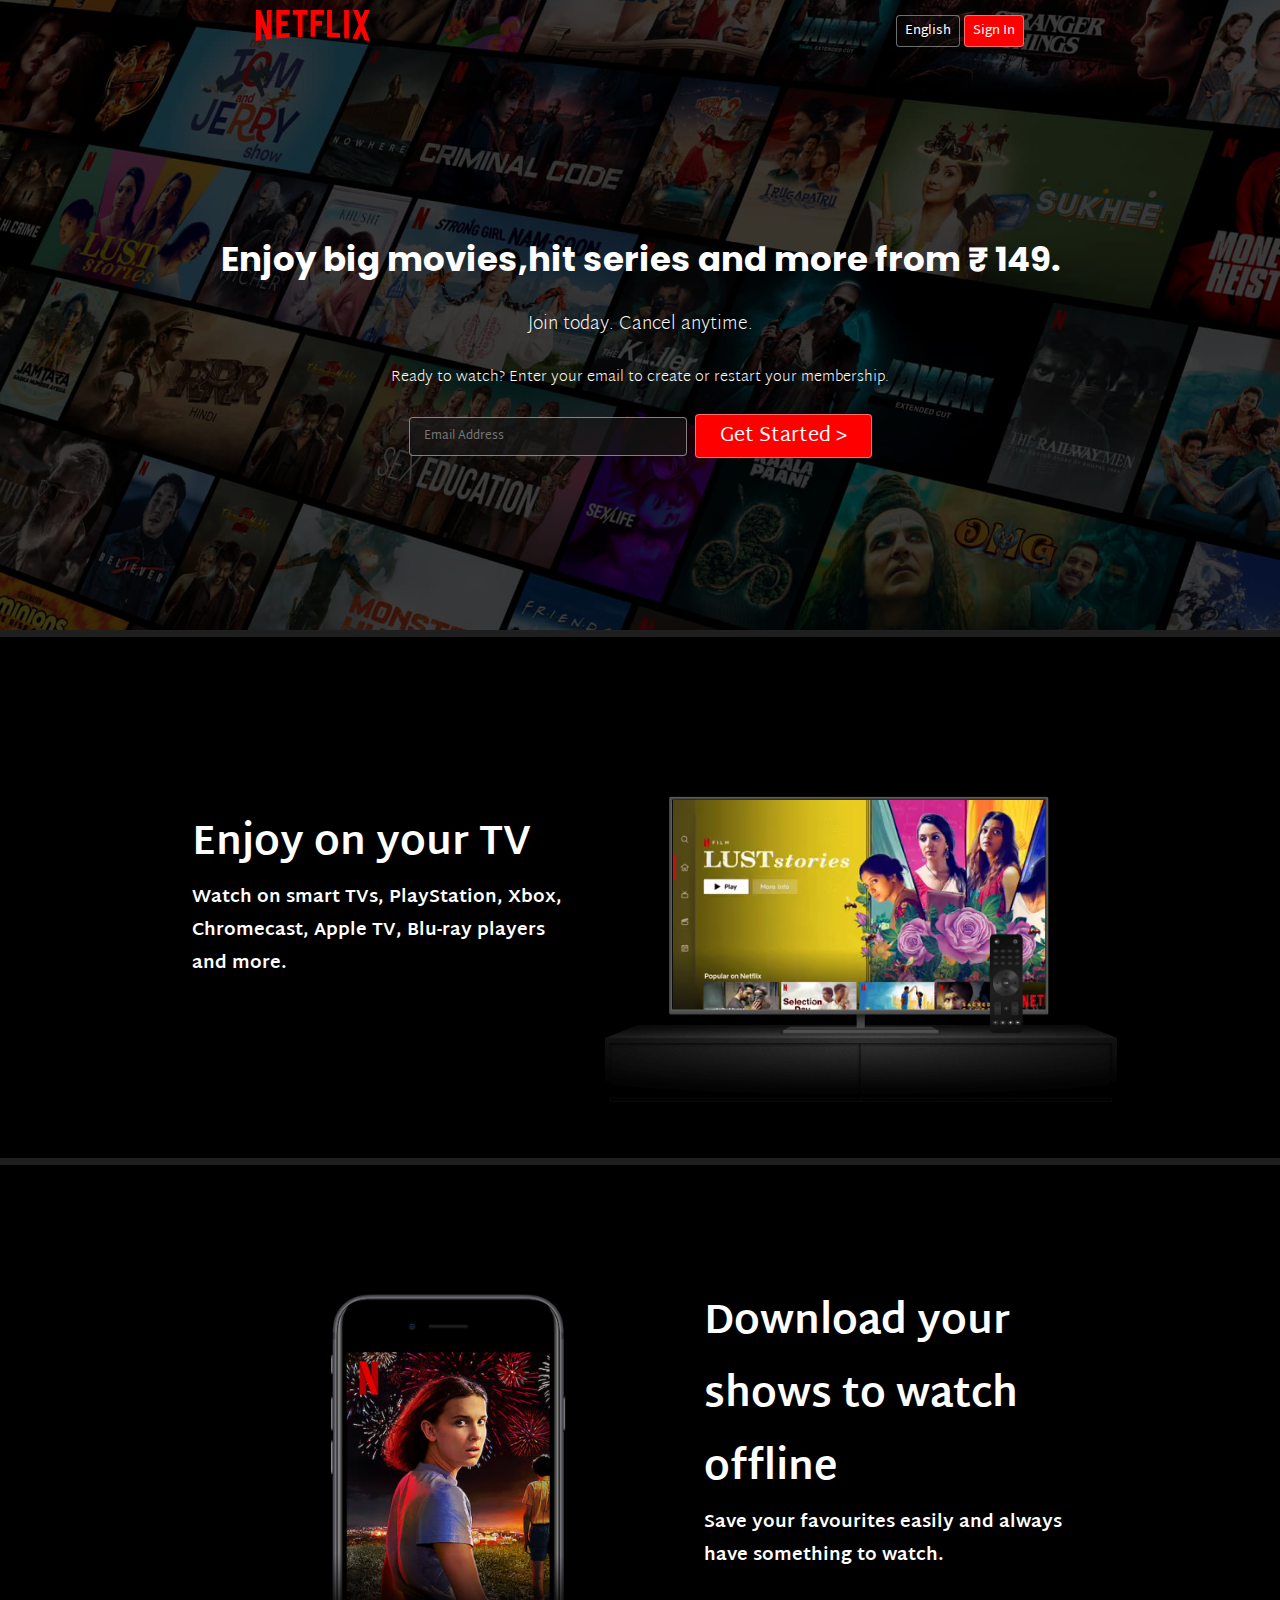
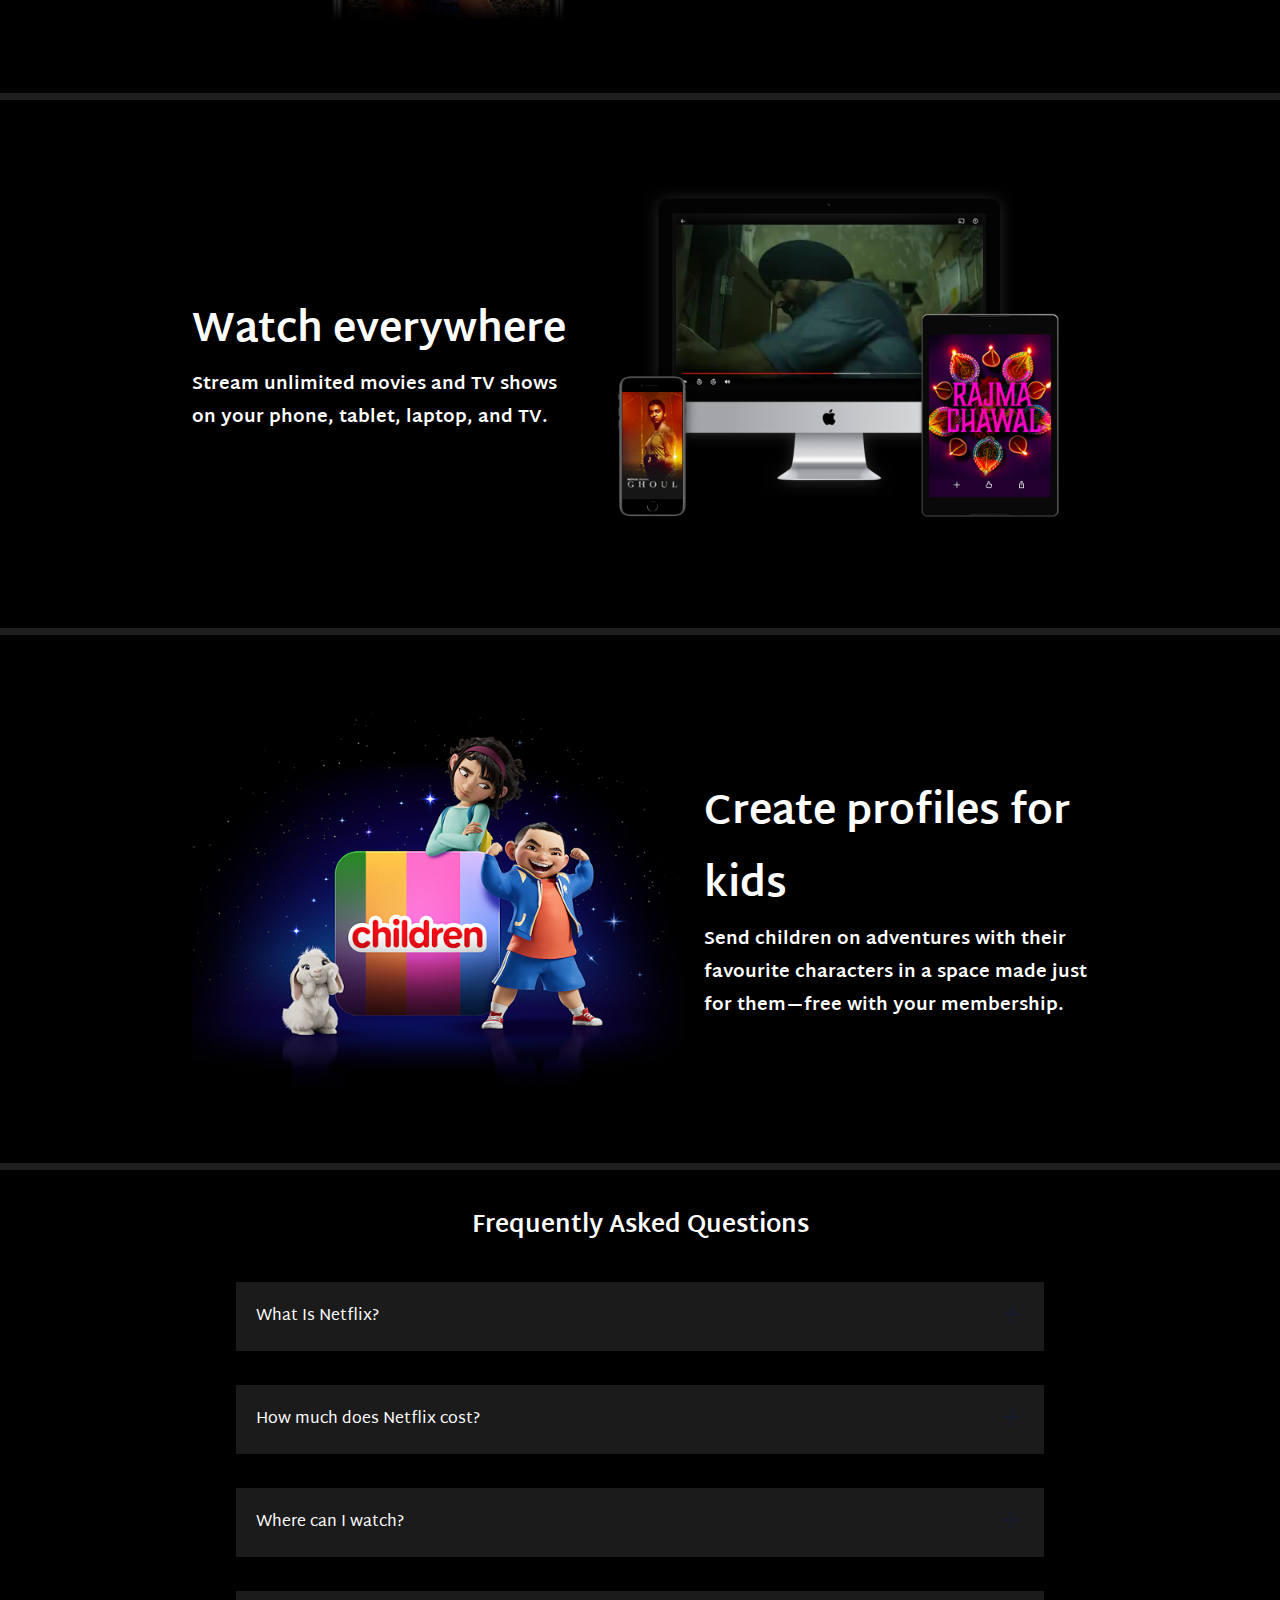
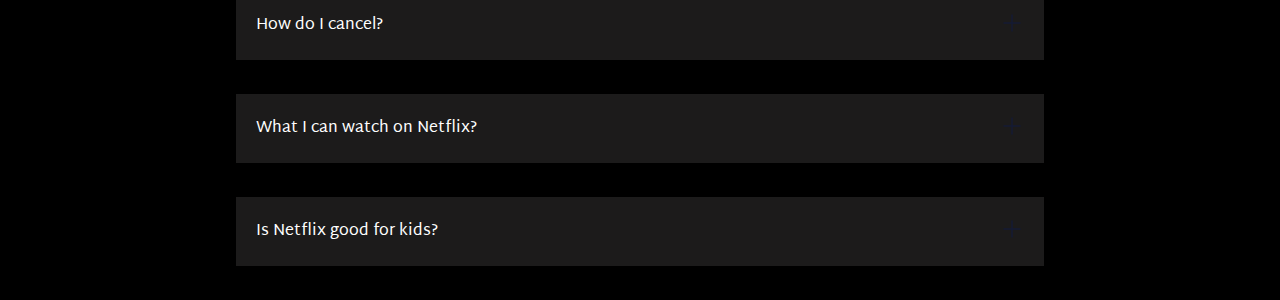
<file: netflixClone/index.html>
<!DOCTYPE html>
<html lang="en">
<head>
    <meta charset="UTF-8">
    <meta name="viewport" content="width=device-width, initial-scale=1.0">

<!-- Logo -->
<link rel="icon" href="assets/favicon.ico">
<title>Netflix India – Watch TV Shows Online, Watch Movies Online </title>


    <link rel="stylesheet" href="styles.css">
    
</head>
<body>
    <div class="main">
        <nav>
          <span><img width="53" src="assets/logo.svg" alt=""></span>
          <div>
              <button class="btn">English</button>
              <button class="btn btn-red-sm">Sign In</button>
          </div>
        </nav>
        <div class="box"> 
        
        </div>
          <div class="hero">
             <span>Enjoy big movies,hit series and more from  ₹ 149.</span>
             <span>Join today. Cancel anytime.</span>
             <span>Ready to watch? Enter your email to create or restart your membership.</span>
             <div class="hero-buttons">
                <input type="text"placeholder="Email Address">
                <button class="btn btn-red">Get Started &gt;</button>
             </div>
          </div> 
          <div class="separation">
          </div>
       
    </div>
        <section class="first">
            <div>
               <span>Enjoy on your TV</span> 
               <span>Watch on smart TVs, PlayStation, Xbox, Chromecast, Apple TV, Blu-ray players and more.</span> 
            </div>

            <div class="secImg">
                <img src="assets/tv.png" alt="">
                <video src="assets/video-tv-in-0819.m4v"autoplay loop muted></video>
            </div>
        </section>
        <div class="separation">
        </div>
    
    </div>
    <section class="first-second">
        
        <div class="secImg2">
            <img src="assets/mobile-0819.jpg" alt="">
        </div>
        <div>
           <span>Download your shows to watch offline</span> 
           <span>Save your favourites easily and always have something to watch.</span> 
        </div>

    </section>
    <div class="separation">
    </div>

</div>
<section class="first-third">
    <div>
       <span>Watch everywhere</span> 
       <span>Stream unlimited movies and TV shows on your phone, tablet, laptop, and TV.</span> 
    </div>

    <div class="secImg3">
        <img src="assets/device-pile-in.png" alt="">
        <video src="assets/video-devices-in.m4v"autoplay loop muted></video>
    </div>
</section>
<div class="separation">
</div>

</div>
<section class="first-forth">
    
    <div class="secImg4">
        <img src="assets/AAAABVr8nYuAg0xDpXDv0VI9HUoH7r2aGp4TKRCsKNQrMwxzTtr-NlwOHeS8bCI2oeZddmu3nMYr3j9MjYhHyjBASb1FaOGYZNYvPBCL.png" alt="">
    </div>
    <div>
       <span>Create profiles for kids</span> 
       <span>Send children on adventures with their favourite characters in a space made just for them—free with your membership.</span> 
    </div>

</section>
<div class="separation">
</div>
<section class="faq">
    <h2>Frequently Asked Questions</h2>
    <div class="faqbox">
        <span>What Is Netflix?</span>
        <svg width="24" height="24" viewBox="0 0 24 24" fill="none" xmlns="http://www.w3.org/2000/svg">
            <path d="M12 4V20" stroke="#141B34" stroke-width="1.5" stroke-linecap="round" stroke-linejoin="round"/>
            <path d="M4 12H20" stroke="#141B34" stroke-width="1.5" stroke-linecap="round" stroke-linejoin="round"/>
        </svg>
            
            
    </div>
  

    <div class="faqbox">
        <span>How much does Netflix cost?</span>
        <svg width="24" height="24" viewBox="0 0 24 24" fill="none" xmlns="http://www.w3.org/2000/svg">
            <path d="M12 4V20" stroke="#141B34" stroke-width="1.5" stroke-linecap="round" stroke-linejoin="round"/>
            <path d="M4 12H20" stroke="#141B34" stroke-width="1.5" stroke-linecap="round" stroke-linejoin="round"/>
        </svg>
            
    </div>

    <div class="faqbox">
        <span>Where can I watch?</span>
        <svg width="24" height="24" viewBox="0 0 24 24" fill="none" xmlns="http://www.w3.org/2000/svg">
            <path d="M12 4V20" stroke="#141B34" stroke-width="1.5" stroke-linecap="round" stroke-linejoin="round"/>
            <path d="M4 12H20" stroke="#141B34" stroke-width="1.5" stroke-linecap="round" stroke-linejoin="round"/>
         </svg>
            
    </div>

    <div class="faqbox">
        <span>How do I cancel?</span>
        <svg width="24" height="24" viewBox="0 0 24 24" fill="none" xmlns="http://www.w3.org/2000/svg">
            <path d="M12 4V20" stroke="#141B34" stroke-width="1.5" stroke-linecap="round" stroke-linejoin="round"/>
            <path d="M4 12H20" stroke="#141B34" stroke-width="1.5" stroke-linecap="round" stroke-linejoin="round"/>
        </svg>
            
    </div>

    <div class="faqbox">
        <span>What I can watch on Netflix?</span>
        <svg width="24" height="24" viewBox="0 0 24 24" fill="none" xmlns="http://www.w3.org/2000/svg">
            <path d="M12 4V20" stroke="#141B34" stroke-width="1.5" stroke-linecap="round" stroke-linejoin="round"/>
            <path d="M4 12H20" stroke="#141B34" stroke-width="1.5" stroke-linecap="round" stroke-linejoin="round"/>
        </svg>
            
    </div>

    <div class="faqbox">
        <span>Is Netflix good for kids?</span>
        <svg width="24" height="24" viewBox="0 0 24 24" fill="none" xmlns="http://www.w3.org/2000/svg">
            <path d="M12 4V20" stroke="#141B34" stroke-width="1.5" stroke-linecap="round" stroke-linejoin="round"/>
            <path d="M4 12H20" stroke="#141B34" stroke-width="1.5" stroke-linecap="round" stroke-linejoin="round"/>
         </svg>
            
    </div>
</section>
</body>
</html>
</file>
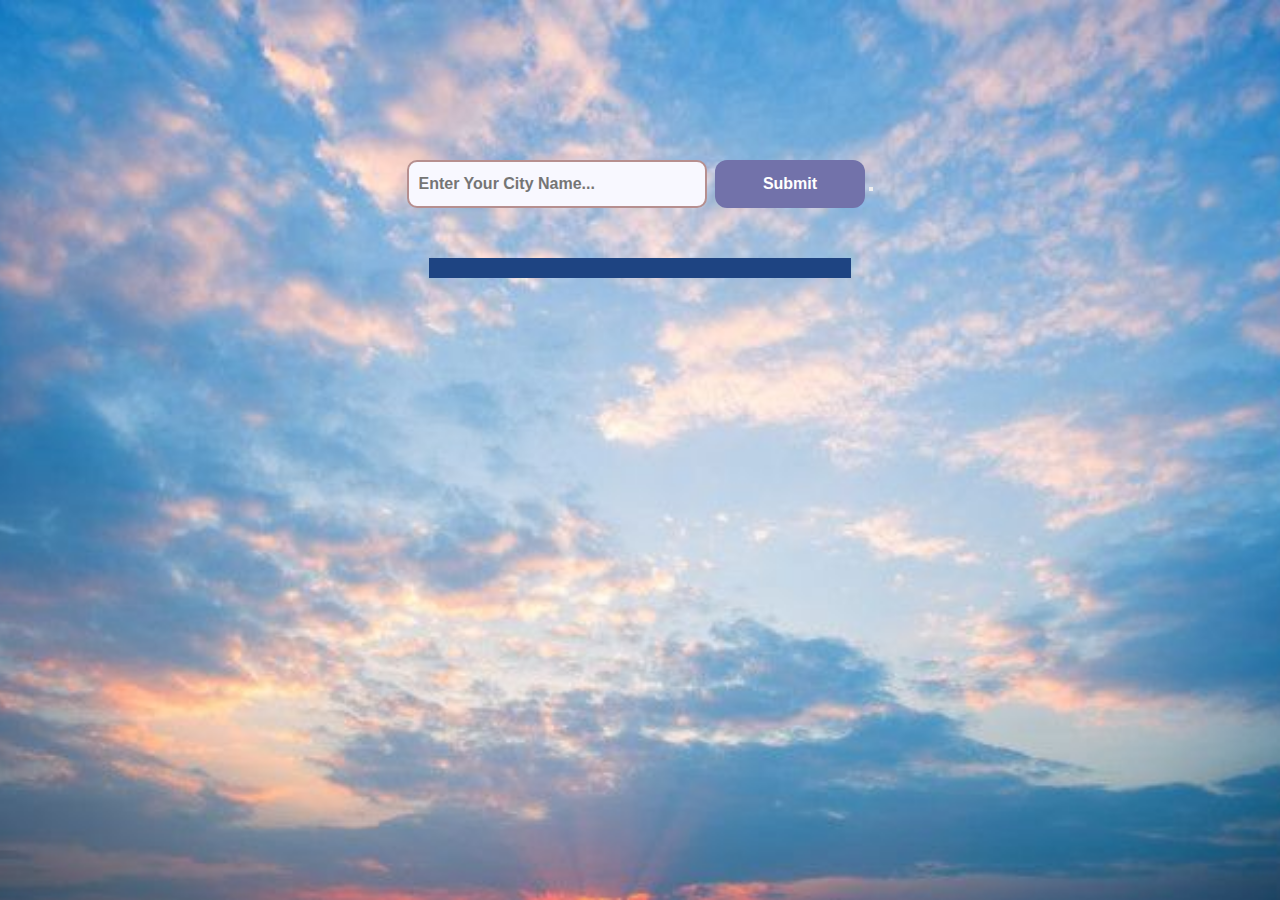
<file: WeatherWebsite/index.html>
<!DOCTYPE html>
<html lang="en">

<head>
  <meta charset="UTF-8">
  <meta name="viewport" content="width=device-width, initial-scale=1.0">
  <title>Weather Website</title>
  <link rel="stylesheet" href="style.css">
</head>

<body>

  <div class="cover">

    <div class="container">

      <section class="main">

        <section class="inputs">
          <input type="text" placeholder="Enter Your City Name..." id="cityinput">
          <input type="submit" value="Submit" id="add">
          <button placeholder="Submit" id="add"></button>
        </section>

        <section class="display">
          
          <div class="wrapper">
            <h2 id="cityoutput"></h2>
            <p id="description"></p>
            <p id="temp"></p>
            <p id="wind"></p>
          </div>

        </section>

      </section>

    </div>

  </div>

  <script src="script.js"></script>
</body>

</html>
</file>
<file: netflixClone/styles.css>
@import url('https://fonts.googleapis.com/css2?family=Martel+Sans:wght@600&family=Poppins:wght@600&display=swap');

*{
    margin: 0;
    padding: 0;
    font-family: 'Martel Sans', sans-serif;
    
}
body{
    background-color: black;
}
.main{
    background-image: url(assets/IN-en-20231120-popsignuptwoweeks-perspective_alpha_website_medium.jpg);
    background-position: center center;
    background-repeat: no-repeat;
    background-size: max(1200px, 100vw);
    height: 70vh;
    position: relative;
}
.main .box{
    height: 70vh;
    width: 100%;
    opacity: 0.69;
    background-color: black;
    top: 0;
    position:absolute;
}
nav{
    max-width: 60vw;
    justify-content: space-between;
    margin: auto;
    display: flex;
    align-items: center;
    height: 62px;
} 
nav img{
    color: red;
    width: 114px;
    position: relative;
    z-index: 10;
}
nav button{
    position: relative;
    z-index: 10;
}
.hero{
    
    height: calc(100% - 62px);
    display: flex;
    align-items: center;
    justify-content: center;
    flex-direction: column;
    color: white;
    position: relative;
    gap: 23px;
    padding: 0 30px;

}
.hero> :first-child{
    font-weight: bolder;
    font-size: 34px;
    font-family: 'Poppins', sans-serif;
    text-align: center;
}
.hero> :nth-child(2){
    font-weight: 250;
    font-size: 18px;
    text-align: center;
    
}
.hero> :nth-child(3){
    font-weight: 200;
    font-size: 15px;
    text-align: center;
    
}
.separation{
       height: 7px;
       background-color: rgb(31, 31, 31);
      
}

.btn{
    padding: 3px 8px;
    font-weight: 400;
    color: white;
    border-radius: 4px;
    background-color:  rgba(248,243,234,0.021);
    border: 1px solid rgba(255, 255, 255, 0.422);
    cursor: pointer;
}

.btn-red {
    background-color: red;
    color: white;
    padding: 3px 24px;
    font-size: 20px;
    border-radius: 4px;
    font-weight: 400;
}
.btn-red-sm{
    background-color: red;
    color: white;
}
.main input{
    padding: 7px 101px 8px 14px;
    color: white;
    font-size: 12px;
    border-radius: 4px;
    background-color: rgba(23,23,23,0.7);
    border: 1px solid  rgba(246, 238, 238, 0.5);
}
.hero-buttons{
     display: flex;
     align-items: center;
     justify-content: center;
     gap: 8px;
}

.first{
    display: flex;
    justify-content: center;
    max-width: 70vw;
    margin: auto;
    color: white;
    justify-content: center;
    align-items: center;
}

.secImg{
    position: relative;
}

.secImg img{
    width: 40vw;
    position: relative;
    z-index: 10;
    top: 18px;
    left: 29px;
    padding-bottom: 4.5rem;
    padding-top: 4.5rem;

    

}

.secImg video{
    position:absolute;
    top: 10px;
    right: 0;
    width: 81%;
    height: 100%;
}

section.first > div{
    display: flex;
    flex-direction: column;
}

section.first > div :first-child{
    font-size: 40px;
    font-weight: bolder;
} 

section.first > div :nth-child(2){
    font-size: 18px;
    font-weight: bolder;
} 
.first-second{
    display: flex;
    justify-content: center;
    max-width: 70vw;
    margin: auto;
    color: white;
    justify-content: center;
    align-items: center;
}
.secImg2 img {
    width: 40vw;
    top: 18px;
    padding-bottom: 4.5rem;
    padding-top: 4.5rem;
    margin-left: 0;
    right: 20px;
    
}
section.first-second > div{
    display: flex;
    flex-direction: column;
    left: 25px;
}

section.first-second > div :first-child{
    font-size: 40px;
    font-weight: bolder;
    left: 25px;
} 

section.first-second > div :nth-child(2){
    font-size: 18px;
    font-weight: bolder;
    left: 45px;
}
.first-third{
    display: flex;
    justify-content: center;
    max-width: 70vw;
    margin: auto;
    color: white;
    justify-content: center;
    align-items: center;
}

.secImg3{
    position: relative;
}

.secImg3 img{
    width: 40vw;
    position: relative;
    z-index: 10;
    
    padding-bottom: 4.5rem;
    padding-top: 4.5rem;

    

}

.secImg3 video{
    position:absolute;
    width: 60%;
    height: 49%;
    top: 72px;
    margin-left: 100px;
}

section.first-third > div{
    display: flex;
    flex-direction: column;
}

section.first-third > div :first-child{
    font-size: 40px;
    font-weight: bolder;
} 

section.first-third > div :nth-child(2){
    font-size: 18px;
    font-weight: bolder;
} 

.first-forth{
    display: flex;
    justify-content: center;
    max-width: 70vw;
    margin: auto;
    color: white;
    justify-content: center;
    align-items: center;
}
.secImg4 img {
    width: 40vw;
    top: 18px;
    padding-bottom: 4.5rem;
    padding-top: 4.5rem;
    margin-left: 0;
    right: 20px;
    
}
section.first-forth > div{
    display: flex;
    flex-direction: column;
    left: 25px;
}

section.first-forth > div :first-child{
    font-size: 40px;
    font-weight: bolder;
    left: 25px;
} 

section.first-forth > div :nth-child(2){
    font-size: 18px;
    font-weight: bolder;
    left: 45px;
}

.faq h2{
    text-align: center;
}
.faq{
    background-color: black;
    color: white;
    padding-top: 34px;
}
.faqbox svg{
   
    color: 2px solid white;
}
.faqbox {
    display: flex;
    background-color: rgb(28, 27, 27);
    justify-content: space-between;
    padding: 20px;
    max-width: 60vw;
    margin:34px auto ;
}
</file>
<file: WeatherWebsite/style.css>
*{
    margin: 0;
    padding: 0;
    font-family: Arial, sans-serif;
    box-sizing: border-box;
}

body{
    background-image: url(assets/img.jpg);
    background-size: cover;
    background-position: center;
    min-height: 100vh;
    display: flex;
    justify-content: center;
}



.container {
    width: 600px;
    margin: 100px auto;
    padding: 40px;
}


.inputs {
    text-align: center;
    background:transparent;
}

.inputs input[type="text"] {
    height: 3rem;
    width: 80%;
    max-width: 300px;
    font-weight: bold;
    color: black;
    font-size: 1rem;
    padding: 10px;
    border: 2px solid #b68f8f;
    border-radius: 10px;
    margin-right: 4px;
    background: ghostwhite;
}

.inputs input[type="submit"] {
    height: 3rem;
    width: 30%;
    max-width: 150px;
    background: rgb(114, 114, 170);
    font-weight: bold;
    color: white;
    font-size: 1rem;
    margin-top: 20px;
    border: none;
    border-radius: 12px;
}

.display {
    text-align: center;
    width: 90%;
    max-width: 600px;
    color: #16a864;
    margin: 0 auto;
}

.wrapper {
    width: 90%;
    max-width: 800px;
    margin: 50px auto;
    background-color: rgb(113, 174, 231);
    border-radius: 15px;
}

.wrapper h2 {
    padding: 10px;
    text-align: center;
    background: #1e4482;
    color: white;
}

.wrapper p {
    margin: 20px;
    text-align: left;
    color: #04214c;
    font-size: 18px;
}

.wrapper h2 span {
    font-size: 25px;
    color: rgb(232, 239, 239);
}

.wrapper p span {
    color: purple;
    font-size: 18px;
}

/* Media Queries */
@media screen and (max-width: 768px) {
    .container {
        padding: 20px;
    }
    
    .inputs input[type="text"],
    .inputs input[type="submit"] {
        width: 100%;
        margin: 10px 0;
    }
    
    .wrapper {
        margin: 20px auto;
    }
}
</file>
